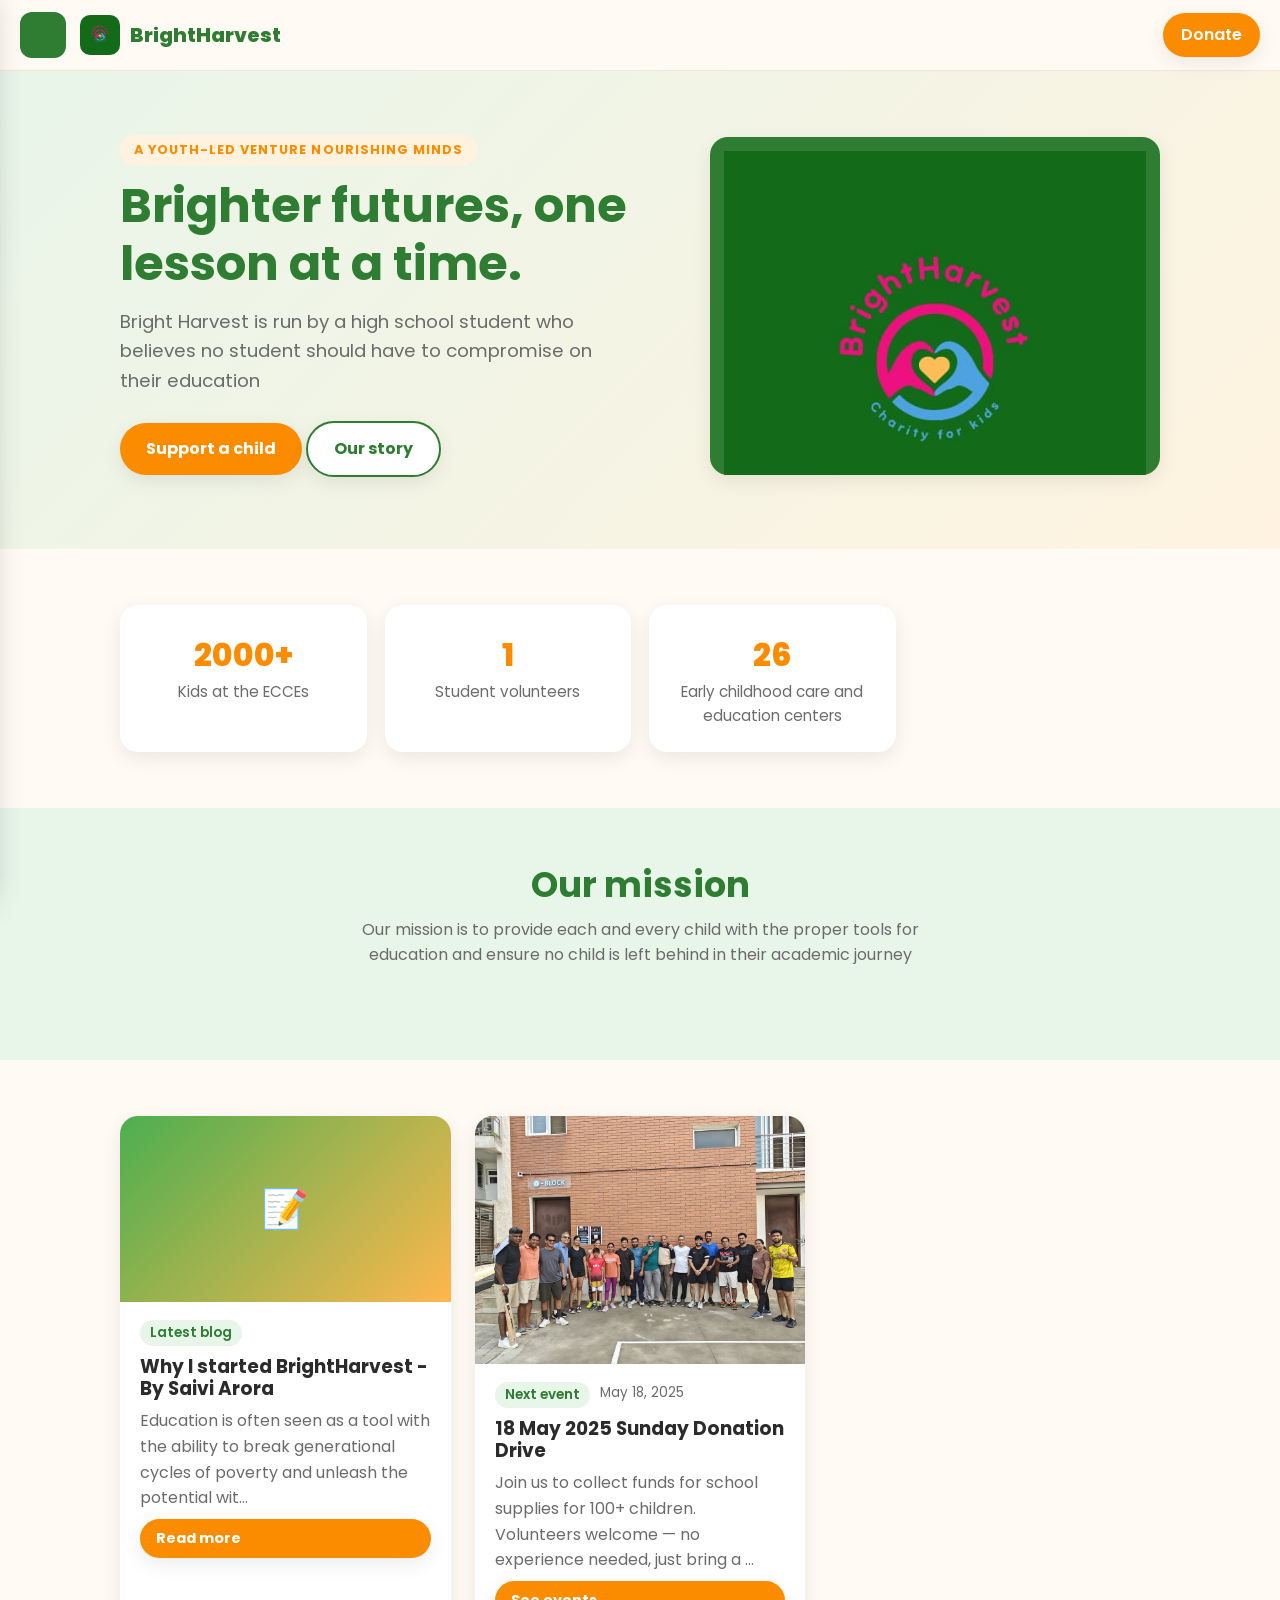
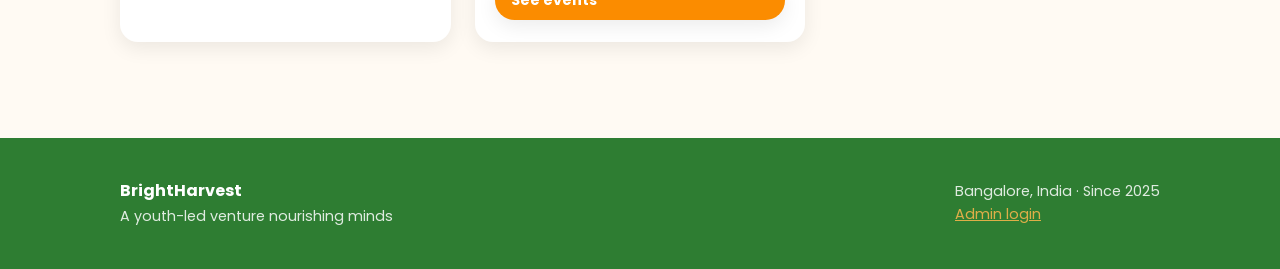
<file: index.html>
<!DOCTYPE html>
<html lang="en">
<head>
  <meta charset="UTF-8">
  <meta name="viewport" content="width=device-width, initial-scale=1.0">
  <title>BrightHarvest — nourishing minds and bodies</title>
  <link rel="preconnect" href="https://fonts.googleapis.com">
  <link href="https://fonts.googleapis.com/css2?family=Poppins:wght@400;600;700;800&display=swap" rel="stylesheet">
  <link rel="stylesheet" href="assets/styles.css">
</head>
<body>
  <header id="site-header"></header>
  <main id="page"></main>
  <footer id="site-footer"></footer>
  <script src="assets/seed-data.js"></script>
  <script src="assets/app.js"></script>
  <script>BH.init(BH.renderHome);</script>
</body>
</html>
</file>
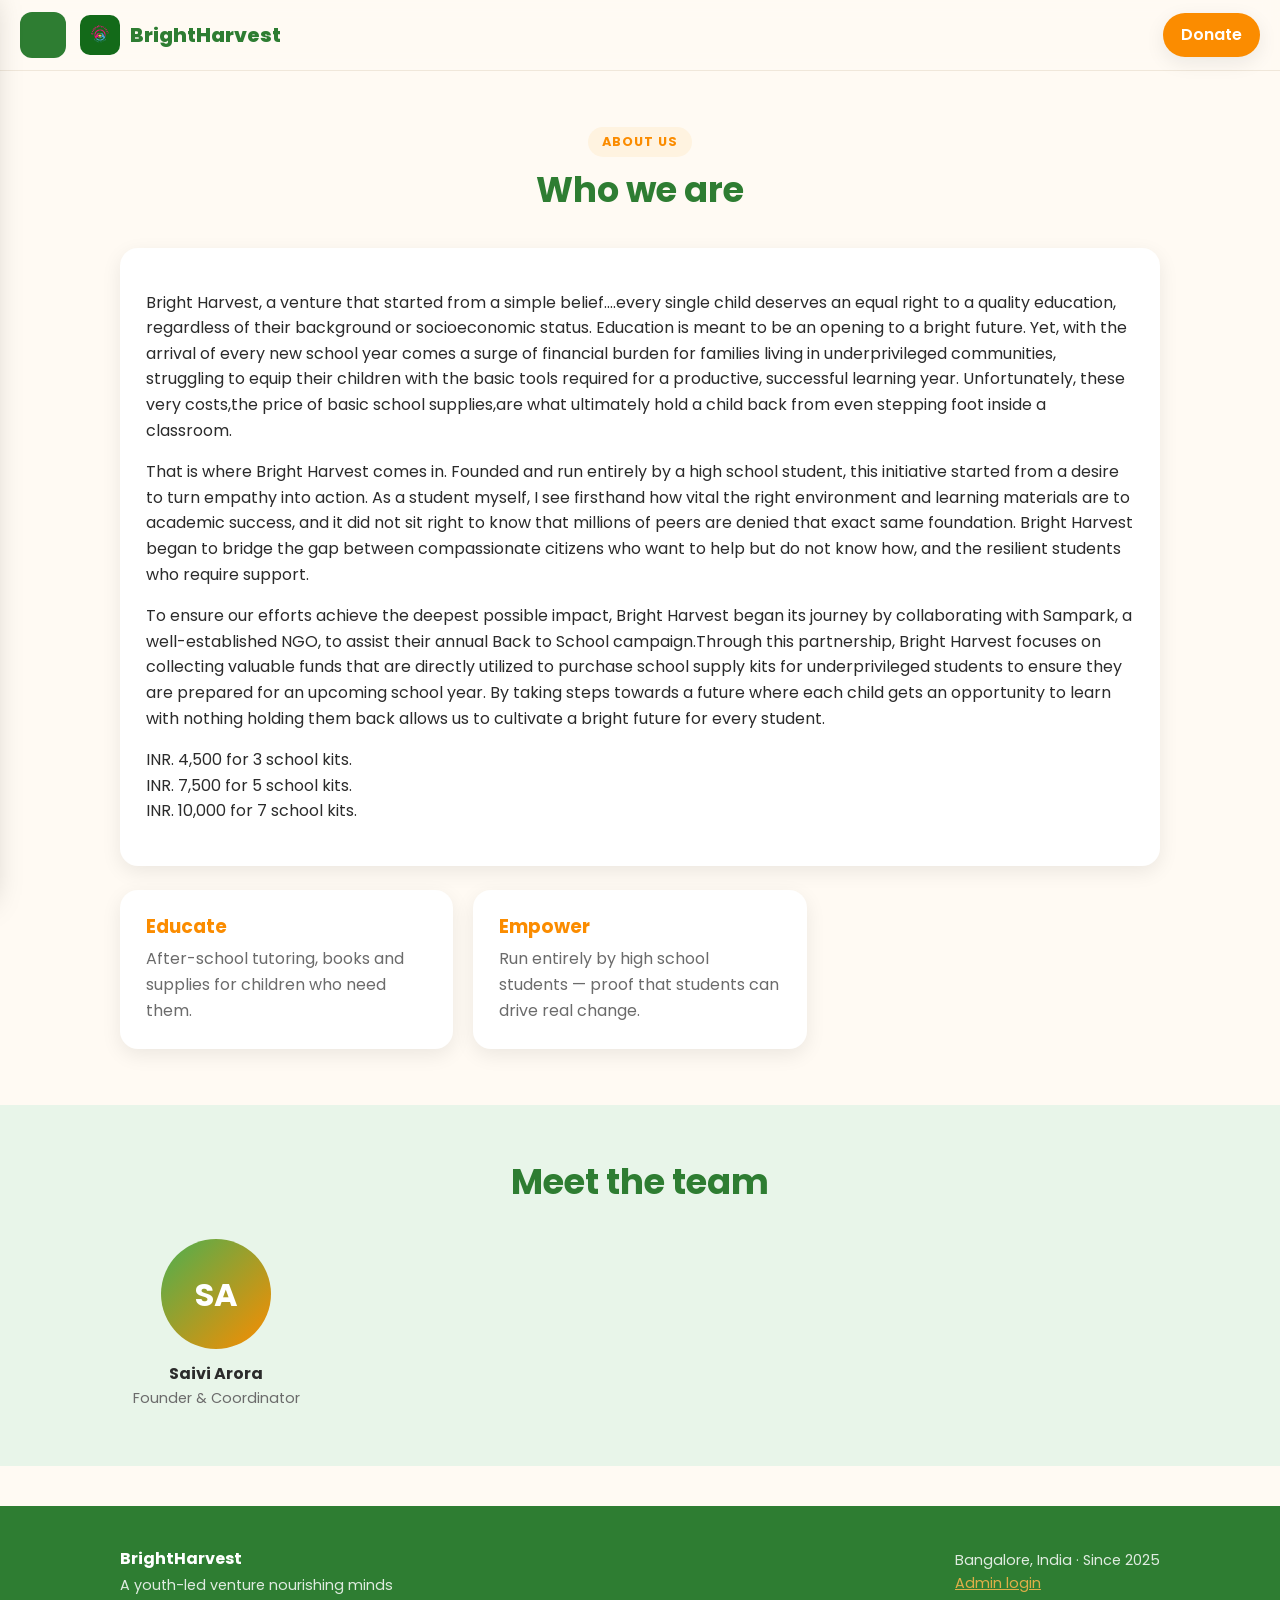
<file: about.html>
<!DOCTYPE html>
<html lang="en">
<head>
  <meta charset="UTF-8">
  <meta name="viewport" content="width=device-width, initial-scale=1.0">
  <title>About Us — BrightHarvest</title>
  <link rel="preconnect" href="https://fonts.googleapis.com">
  <link href="https://fonts.googleapis.com/css2?family=Poppins:wght@400;600;700;800&display=swap" rel="stylesheet">
  <link rel="stylesheet" href="assets/styles.css">
</head>
<body>
  <header id="site-header"></header>
  <main id="page"></main>
  <footer id="site-footer"></footer>
  <script src="assets/seed-data.js"></script>
  <script src="assets/app.js"></script>
  <script>BH.init(BH.renderAbout);</script>
</body>
</html>
</file>
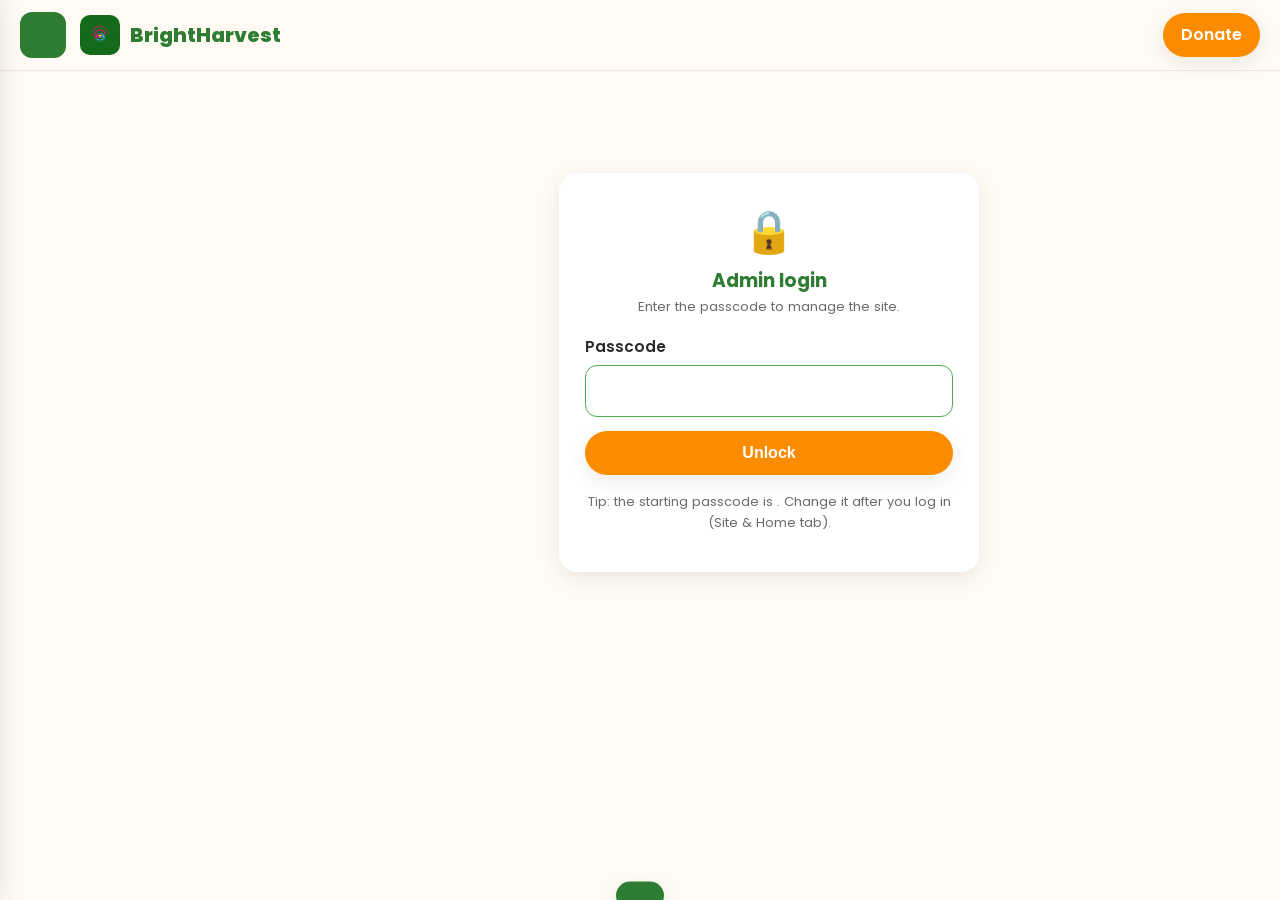
<file: admin.html>
<!DOCTYPE html>
<html lang="en">
<head>
  <meta charset="UTF-8">
  <meta name="viewport" content="width=device-width, initial-scale=1.0">
  <title>Admin — BrightHarvest</title>
  <link rel="preconnect" href="https://fonts.googleapis.com">
  <link href="https://fonts.googleapis.com/css2?family=Poppins:wght@400;600;700;800&display=swap" rel="stylesheet">
  <link rel="stylesheet" href="assets/styles.css">
</head>
<body>
  <header id="site-header"></header>

  <main class="container">
    <div class="admin-wrap">
      <nav class="admin-nav" id="adminNav"></nav>
      <div id="adminBody"></div>
    </div>
  </main>

  <div class="toast" id="toast"></div>

  <script src="assets/seed-data.js"></script>
  <script src="assets/app.js"></script>
  <script src="assets/admin.js"></script>
</body>
</html>
</file>
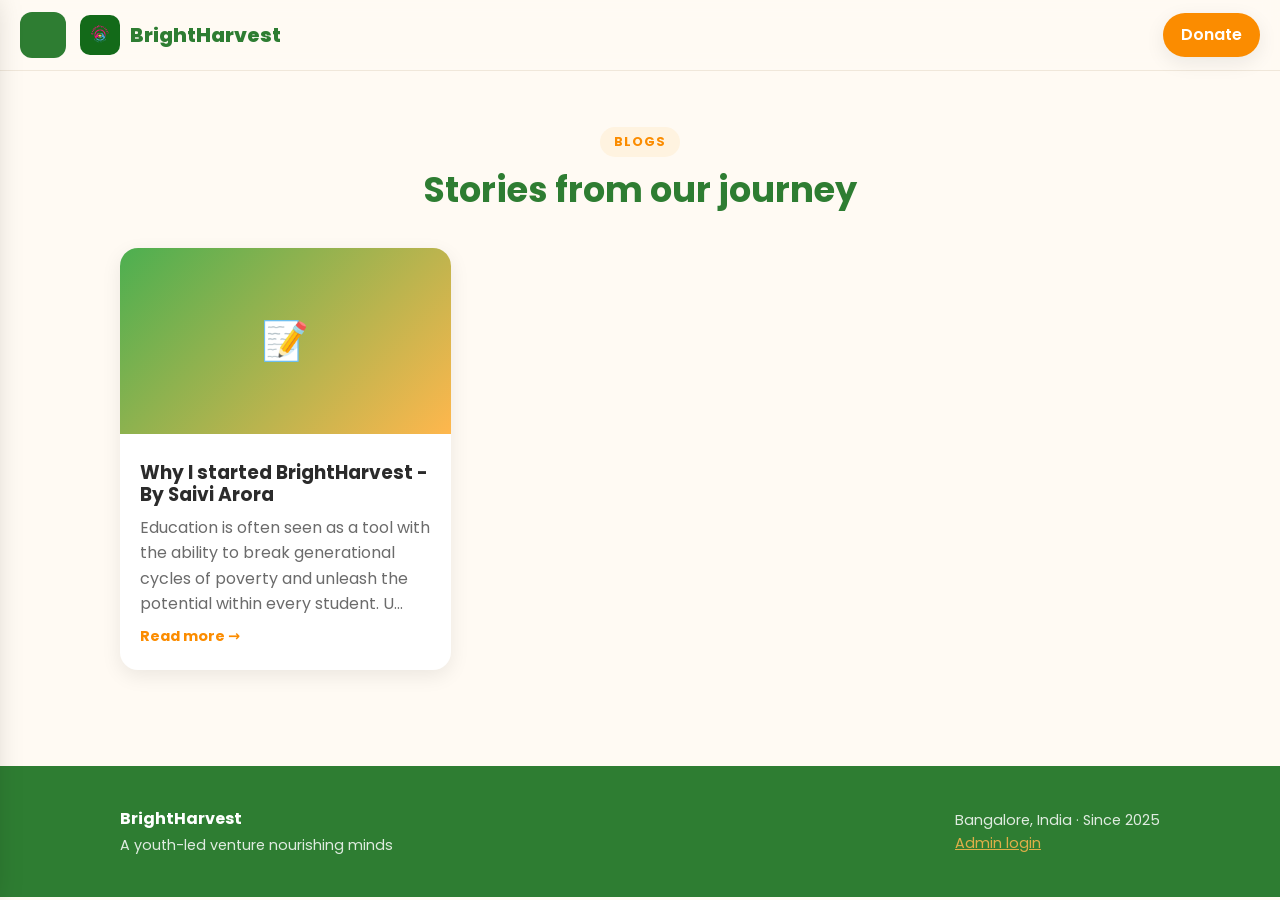
<file: blogs.html>
<!DOCTYPE html>
<html lang="en">
<head>
  <meta charset="UTF-8">
  <meta name="viewport" content="width=device-width, initial-scale=1.0">
  <title>Blogs — BrightHarvest</title>
  <link rel="preconnect" href="https://fonts.googleapis.com">
  <link href="https://fonts.googleapis.com/css2?family=Poppins:wght@400;600;700;800&display=swap" rel="stylesheet">
  <link rel="stylesheet" href="assets/styles.css">
</head>
<body>
  <header id="site-header"></header>
  <main id="page"></main>
  <footer id="site-footer"></footer>
  <script src="assets/seed-data.js"></script>
  <script src="assets/app.js"></script>
  <script>BH.init(BH.renderBlogs);</script>
</body>
</html>
</file>
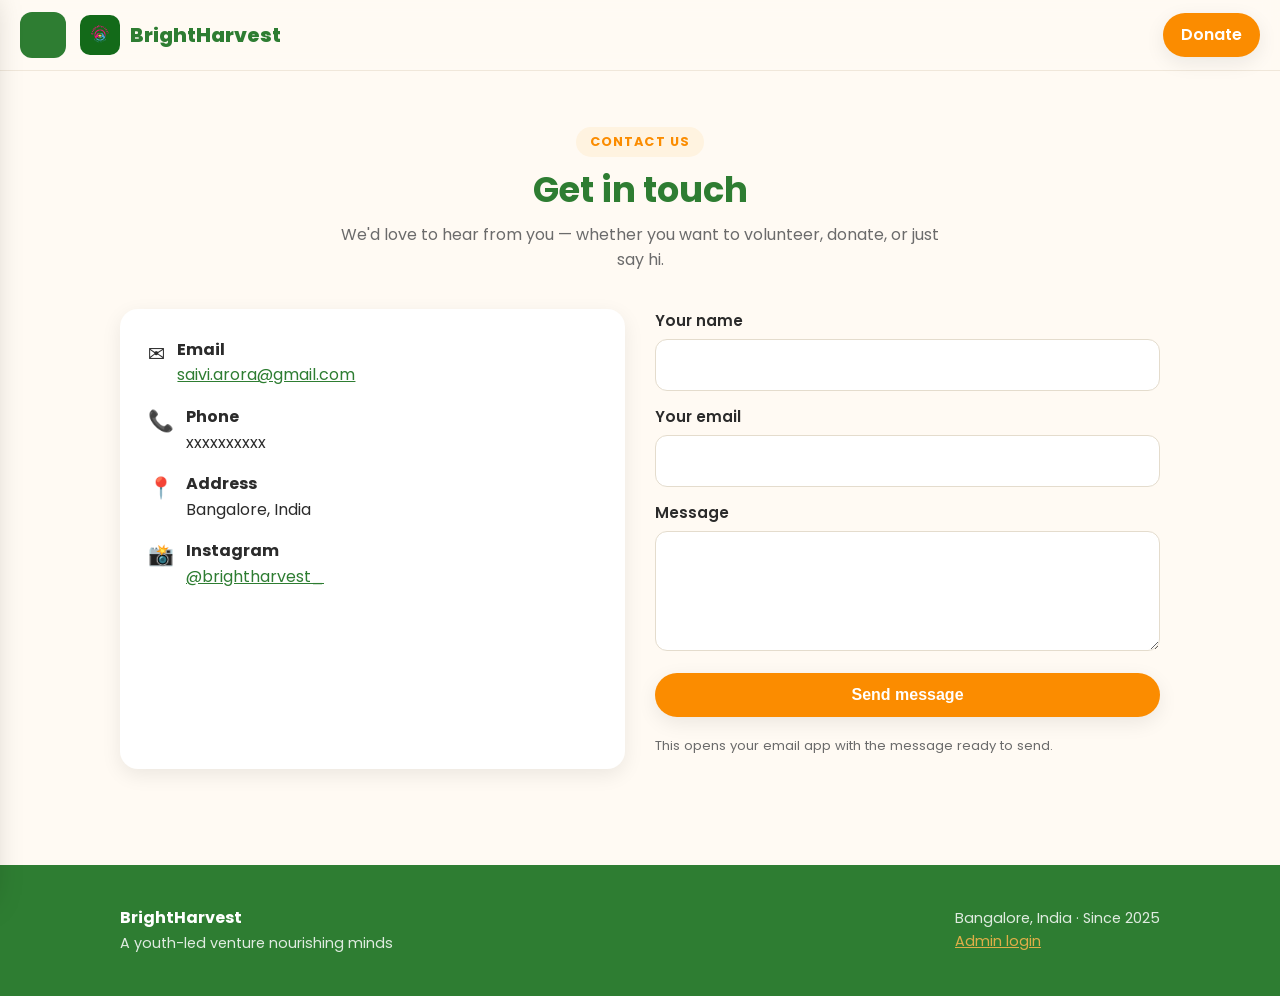
<file: contact.html>
<!DOCTYPE html>
<html lang="en">
<head>
  <meta charset="UTF-8">
  <meta name="viewport" content="width=device-width, initial-scale=1.0">
  <title>Contact Us — BrightHarvest</title>
  <link rel="preconnect" href="https://fonts.googleapis.com">
  <link href="https://fonts.googleapis.com/css2?family=Poppins:wght@400;600;700;800&display=swap" rel="stylesheet">
  <link rel="stylesheet" href="assets/styles.css">
</head>
<body>
  <header id="site-header"></header>
  <main id="page"></main>
  <footer id="site-footer"></footer>
  <script src="assets/seed-data.js"></script>
  <script src="assets/app.js"></script>
  <script>BH.init(BH.renderContact);</script>
</body>
</html>
</file>
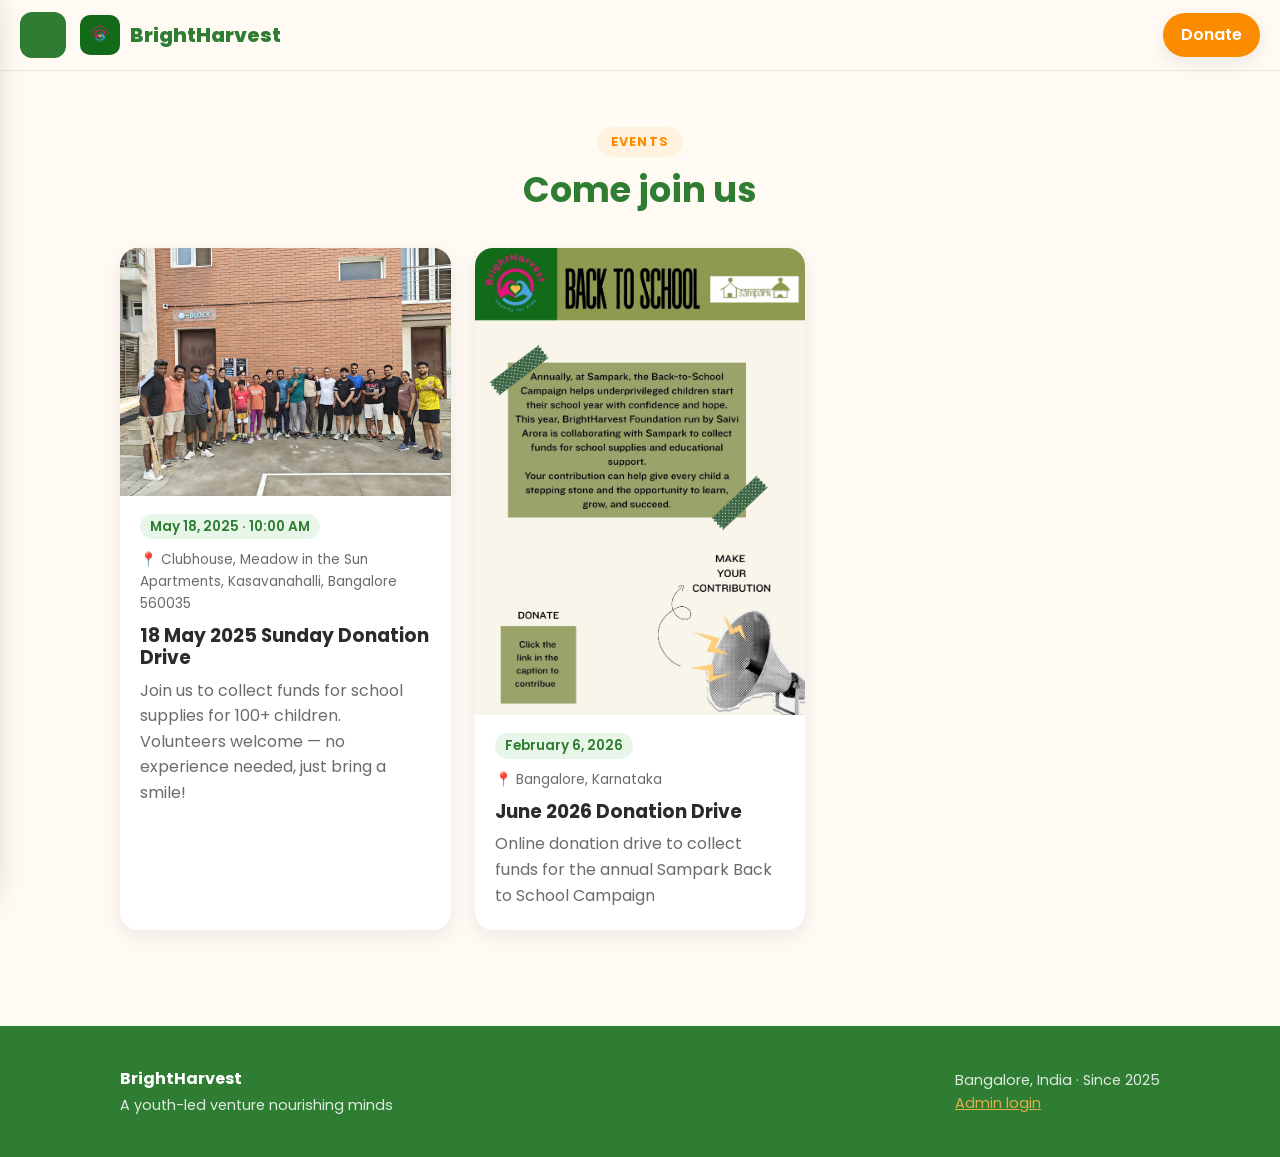
<file: events.html>
<!DOCTYPE html>
<html lang="en">
<head>
  <meta charset="UTF-8">
  <meta name="viewport" content="width=device-width, initial-scale=1.0">
  <title>Events — BrightHarvest</title>
  <link rel="preconnect" href="https://fonts.googleapis.com">
  <link href="https://fonts.googleapis.com/css2?family=Poppins:wght@400;600;700;800&display=swap" rel="stylesheet">
  <link rel="stylesheet" href="assets/styles.css">
</head>
<body>
  <header id="site-header"></header>
  <main id="page"></main>
  <footer id="site-footer"></footer>
  <script src="assets/seed-data.js"></script>
  <script src="assets/app.js"></script>
  <script>BH.init(BH.renderEvents);</script>
</body>
</html>
</file>
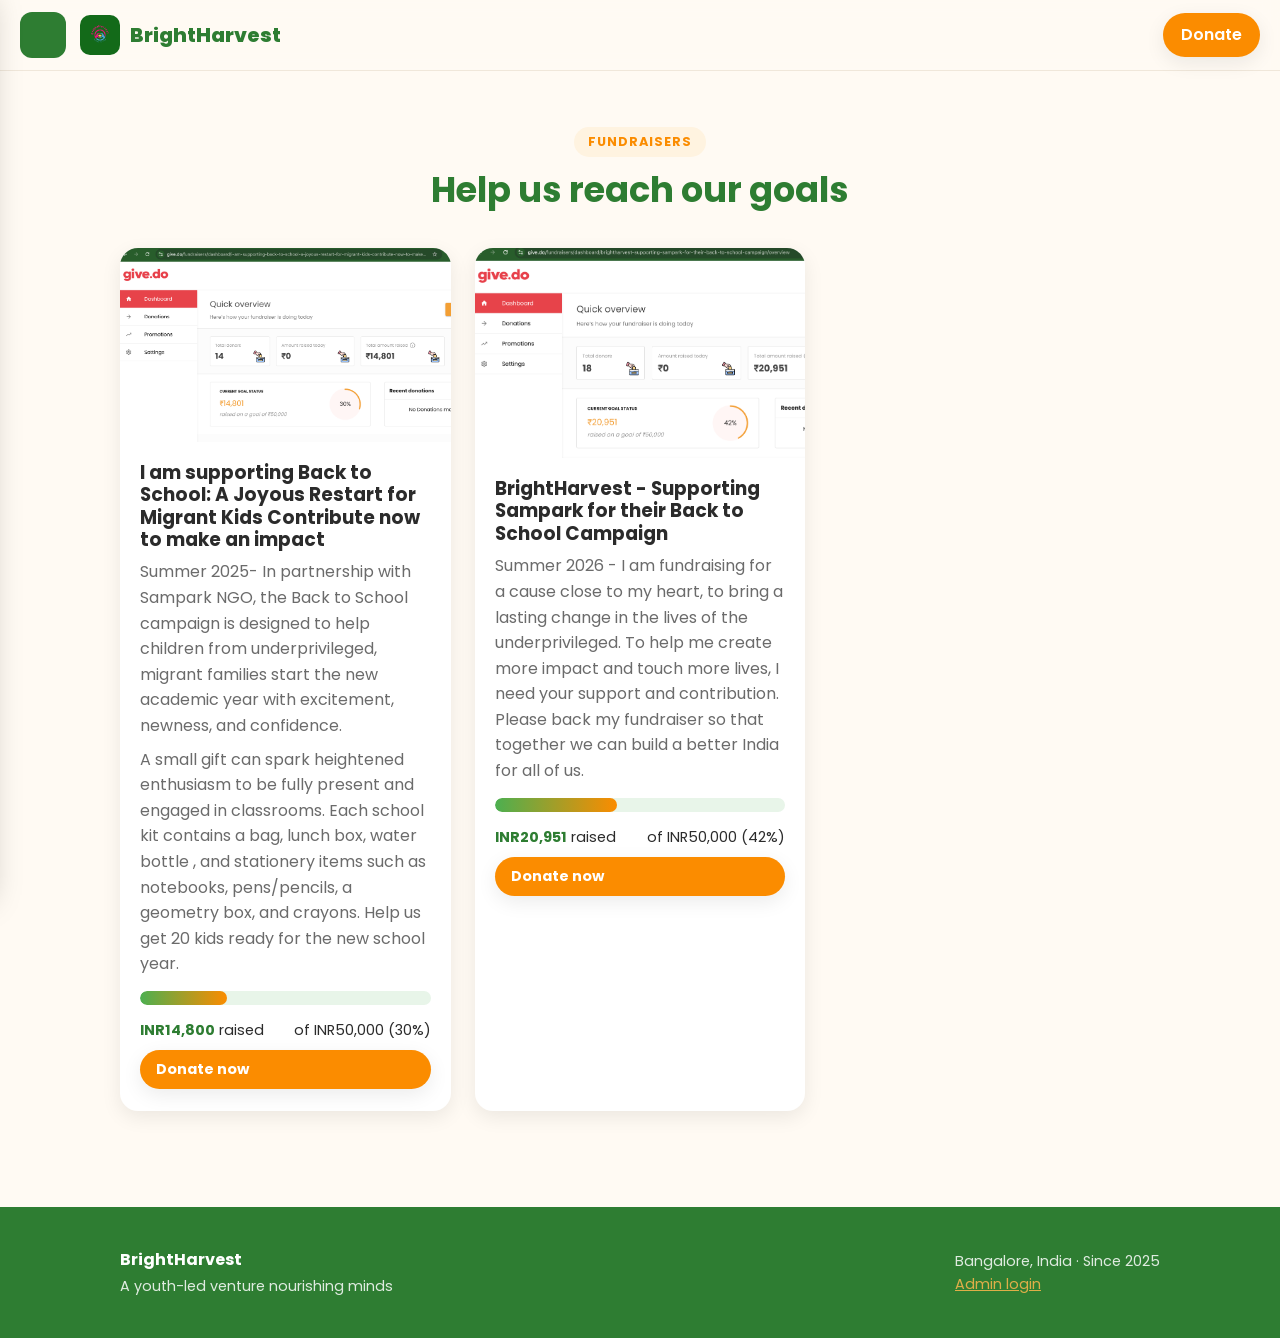
<file: fundraisers.html>
<!DOCTYPE html>
<html lang="en">
<head>
  <meta charset="UTF-8">
  <meta name="viewport" content="width=device-width, initial-scale=1.0">
  <title>Fundraisers — BrightHarvest</title>
  <link rel="preconnect" href="https://fonts.googleapis.com">
  <link href="https://fonts.googleapis.com/css2?family=Poppins:wght@400;600;700;800&display=swap" rel="stylesheet">
  <link rel="stylesheet" href="assets/styles.css">
</head>
<body>
  <header id="site-header"></header>
  <main id="page"></main>
  <footer id="site-footer"></footer>
  <script src="assets/seed-data.js"></script>
  <script src="assets/app.js"></script>
  <script>BH.init(BH.renderFundraisers);</script>
</body>
</html>
</file>
<file: assets/styles.css>
/* =====================================================================
   BrightHarvest — styles  (warm & friendly theme)
   ===================================================================== */

:root {
  --green:        #2e7d32;
  --green-light:  #4caf50;
  --green-soft:   #e8f5e9;
  --orange:       #fb8c00;
  --orange-light: #ffb74d;
  --orange-soft:  #fff3e0;
  --cream:        #fffaf3;
  --ink:          #2b2b2b;
  --muted:        #6b6b6b;
  --card:         #ffffff;
  --shadow:       0 6px 20px rgba(0, 0, 0, 0.08);
  --radius:       18px;
  --maxw:         1080px;
}

* { box-sizing: border-box; }

html { scroll-behavior: smooth; }

body {
  margin: 0;
  font-family: "Poppins", "Segoe UI", system-ui, -apple-system, sans-serif;
  color: var(--ink);
  background: var(--cream);
  line-height: 1.6;
}

h1, h2, h3 { line-height: 1.2; font-weight: 700; }
h1 { font-size: clamp(1.9rem, 4vw, 3rem); }
h2 { font-size: clamp(1.5rem, 3vw, 2.2rem); }
a { color: var(--green); }
img { max-width: 100%; display: block; }

.container { max-width: var(--maxw); margin: 0 auto; padding: 0 20px; }

/* ---------- Top bar + burger ---------- */
.topbar {
  position: sticky; top: 0; z-index: 50;
  display: flex; align-items: center; gap: 14px;
  padding: 12px 20px;
  background: rgba(255, 250, 243, 0.92);
  backdrop-filter: blur(8px);
  border-bottom: 1px solid #f0e7da;
}
.burger {
  display: inline-flex; flex-direction: column; justify-content: center;
  gap: 5px; width: 46px; height: 46px;
  border: none; border-radius: 12px; cursor: pointer;
  background: var(--green); padding: 0 11px;
  transition: background .2s;
}
.burger:hover { background: var(--green-light); }
.burger span { display: block; height: 3px; border-radius: 3px; background: #fff; transition: .25s; }
.brand {
  display: flex; align-items: center; gap: 10px;
  font-weight: 800; font-size: 1.25rem; color: var(--green);
  text-decoration: none;
}
.brand .logo {
  width: 40px; height: 40px; border-radius: 10px;
  object-fit: cover; flex-shrink: 0; background: var(--green);
}
.topbar .spacer { flex: 1; }
.topbar .cta {
  background: var(--orange); color: #fff; text-decoration: none;
  padding: 9px 18px; border-radius: 999px; font-weight: 600;
  box-shadow: var(--shadow); transition: transform .15s;
}
.topbar .cta:hover { transform: translateY(-2px); }

/* ---------- Left drawer menu ---------- */
.drawer {
  position: fixed; top: 0; left: 0; bottom: 0; z-index: 100;
  width: 300px; max-width: 84vw;
  background: var(--green);
  color: #fff; padding: 26px 22px;
  transform: translateX(-105%);
  transition: transform .3s ease;
  display: flex; flex-direction: column;
  box-shadow: 4px 0 30px rgba(0,0,0,.25);
}
.drawer.open { transform: translateX(0); }
.drawer .drawer-head { display: flex; align-items: center; justify-content: space-between; margin-bottom: 18px; }
.drawer .drawer-title { font-weight: 800; font-size: 1.3rem; display: flex; align-items: center; gap: 10px; }
.drawer .drawer-title .logo {
  width: 38px; height: 38px; border-radius: 9px; object-fit: cover;
  flex-shrink: 0; background: rgba(255,255,255,.12);
}
.drawer .close {
  background: rgba(255,255,255,.15); border: none; color: #fff;
  width: 38px; height: 38px; border-radius: 10px; font-size: 1.3rem; cursor: pointer;
}
.drawer .close:hover { background: rgba(255,255,255,.28); }
.drawer nav { display: flex; flex-direction: column; gap: 4px; margin-top: 8px; }
.drawer nav a {
  color: #fff; text-decoration: none; font-weight: 600;
  padding: 13px 16px; border-radius: 12px; display: flex; align-items: center; gap: 12px;
  transition: background .15s;
}
.drawer nav a:hover { background: rgba(255,255,255,.14); }
.drawer nav a.active { background: var(--orange); }
.drawer nav a .ic { font-size: 1.15rem; }
.drawer .drawer-foot { margin-top: auto; font-size: .85rem; opacity: .8; }
.drawer .drawer-foot a { color: var(--orange-light); }

.scrim {
  position: fixed; inset: 0; z-index: 90;
  background: rgba(0,0,0,.45); opacity: 0; pointer-events: none;
  transition: opacity .3s;
}
.scrim.show { opacity: 1; pointer-events: auto; }

/* ---------- Hero ---------- */
.hero {
  background: linear-gradient(135deg, var(--green-soft), var(--orange-soft));
  padding: 64px 0 72px;
}
.hero .container { display: grid; grid-template-columns: 1.1fr .9fr; gap: 40px; align-items: center; }
.hero h1 { margin: 0 0 14px; color: var(--green); }
.hero p { font-size: 1.15rem; color: var(--muted); margin: 0 0 26px; max-width: 46ch; }
.hero-art {
  aspect-ratio: 4/3; border-radius: var(--radius); overflow: hidden;
  background: linear-gradient(135deg, var(--green-light), var(--orange));
  box-shadow: var(--shadow); display: grid; place-items: center;
  color: #fff; font-size: 4rem;
}
.hero-art img { width: 100%; height: 100%; object-fit: cover; }
.hero-art.logo-hero { background: var(--green); }
.hero-art.logo-hero img { object-fit: contain; padding: 14px; }

.btn {
  display: inline-block; background: var(--orange); color: #fff;
  text-decoration: none; padding: 13px 26px; border-radius: 999px;
  font-weight: 700; box-shadow: var(--shadow); border: none; cursor: pointer;
  font-size: 1rem; transition: transform .15s;
}
.btn:hover { transform: translateY(-2px); }
.btn.ghost { background: #fff; color: var(--green); border: 2px solid var(--green); }
.btn.small { padding: 8px 16px; font-size: .9rem; }
.btn.danger { background: #e53935; }

/* ---------- Sections ---------- */
section.block { padding: 56px 0; }
.section-head { text-align: center; max-width: 60ch; margin: 0 auto 36px; }
.section-head h2 { color: var(--green); margin: 0 0 10px; }
.section-head p { color: var(--muted); margin: 0; }
.eyebrow {
  display: inline-block; background: var(--orange-soft); color: var(--orange);
  font-weight: 700; font-size: .8rem; letter-spacing: .08em; text-transform: uppercase;
  padding: 5px 14px; border-radius: 999px; margin-bottom: 12px;
}

/* ---------- Stats ---------- */
.stats { display: grid; grid-template-columns: repeat(4, 1fr); gap: 18px; }
.stat {
  background: var(--card); border-radius: var(--radius); padding: 24px;
  text-align: center; box-shadow: var(--shadow);
}
.stat .num { font-size: 2rem; font-weight: 800; color: var(--orange); }
.stat .lbl { color: var(--muted); font-size: .95rem; }

/* ---------- Cards / grid ---------- */
.grid { display: grid; grid-template-columns: repeat(auto-fill, minmax(290px, 1fr)); gap: 24px; }
.card {
  background: var(--card); border-radius: var(--radius); overflow: hidden;
  box-shadow: var(--shadow); display: flex; flex-direction: column;
  transition: transform .15s;
}
.card:hover { transform: translateY(-4px); }
.card .thumb {
  aspect-ratio: 16/9; background: linear-gradient(135deg, var(--green-light), var(--orange-light));
  display: grid; place-items: center; color: #fff; font-size: 2.4rem;
}
.card .thumb img { width: 100%; height: 100%; object-fit: cover; }
.card .body { padding: 18px 20px 22px; display: flex; flex-direction: column; gap: 8px; flex: 1; }
.card .meta { font-size: .85rem; color: var(--muted); display: flex; flex-wrap: wrap; gap: 10px; }
.card .meta .tag { background: var(--green-soft); color: var(--green); padding: 2px 10px; border-radius: 999px; font-weight: 600; }
.card h3 { margin: 2px 0 0; }
.card p { margin: 0; color: var(--muted); }

/* ---------- Clickable blog cards + expanded-post modal ---------- */
.blog-card { cursor: pointer; }
.blog-card:focus-visible { outline: 3px solid var(--orange); outline-offset: 2px; }
.blog-card .read-more { color: var(--orange); font-weight: 700; font-size: .9rem; margin-top: auto; }

.modal-overlay {
  position: fixed; inset: 0; z-index: 150;
  background: rgba(0,0,0,.55);
  display: flex; align-items: center; justify-content: center;
  padding: 24px;
  opacity: 0; pointer-events: none;
  transition: opacity .25s;
}
.modal-overlay.open { opacity: 1; pointer-events: auto; }
.modal-box {
  background: var(--card); border-radius: var(--radius); box-shadow: var(--shadow);
  max-width: 680px; width: 100%; max-height: 85vh; overflow-y: auto;
  position: relative;
  transform: translateY(16px) scale(.98);
  transition: transform .25s;
}
.modal-overlay.open .modal-box { transform: translateY(0) scale(1); }
.modal-close {
  position: absolute; top: 14px; right: 14px; z-index: 2;
  width: 38px; height: 38px; border-radius: 10px; border: none; cursor: pointer;
  background: rgba(0,0,0,.45); color: #fff; font-size: 1.3rem; line-height: 1;
}
.modal-close:hover { background: rgba(0,0,0,.65); }
.modal-thumb { aspect-ratio: 16/9; background: linear-gradient(135deg, var(--green-light), var(--orange-light)); }
.modal-thumb img { width: 100%; height: 100%; object-fit: cover; }
.modal-content { padding: 26px 28px 32px; }
.modal-content .meta { font-size: .85rem; color: var(--muted); display: flex; flex-wrap: wrap; gap: 10px; margin-bottom: 8px; }
.modal-content .meta .tag { background: var(--green-soft); color: var(--green); padding: 2px 10px; border-radius: 999px; font-weight: 600; }
.modal-content h2 { color: var(--green); margin: 0 0 16px; }
.modal-body p { color: var(--ink); }

/* values + team */
.values { display: grid; grid-template-columns: repeat(3, 1fr); gap: 20px; }
.value { background: var(--card); border-radius: var(--radius); padding: 26px; box-shadow: var(--shadow); }
.value h3 { color: var(--orange); margin: 0 0 8px; }
.value p { margin: 0; color: var(--muted); }
.team { display: grid; grid-template-columns: repeat(auto-fill, minmax(180px,1fr)); gap: 20px; }
.member { text-align: center; }
.member .avatar {
  width: 110px; height: 110px; border-radius: 50%; margin: 0 auto 12px;
  background: linear-gradient(135deg, var(--green-light), var(--orange));
  display: grid; place-items: center; color: #fff; font-size: 2rem; font-weight: 700; overflow: hidden;
}
.member .avatar img { width: 100%; height: 100%; object-fit: cover; }
.member .name { font-weight: 700; }
.member .role { color: var(--muted); font-size: .9rem; }

/* fundraiser progress */
.progress { background: var(--green-soft); border-radius: 999px; height: 14px; overflow: hidden; margin: 6px 0; }
.progress > div { height: 100%; background: linear-gradient(90deg, var(--green-light), var(--orange)); border-radius: 999px; }
.fund-figures { display: flex; justify-content: space-between; font-size: .9rem; }
.fund-figures b { color: var(--green); }

/* ---------- Contact ---------- */
.contact-grid { display: grid; grid-template-columns: 1fr 1fr; gap: 30px; }
.contact-info { background: var(--card); border-radius: var(--radius); padding: 28px; box-shadow: var(--shadow); }
.contact-info .row { display: flex; gap: 12px; align-items: flex-start; margin-bottom: 16px; }
.contact-info .ic { font-size: 1.3rem; }
form.bh-form { display: flex; flex-direction: column; gap: 14px; }
.field label { display: block; font-weight: 600; margin-bottom: 6px; font-size: .95rem; }
.field input, .field textarea, .field select {
  width: 100%; padding: 12px 14px; border: 1.5px solid #e4dccd; border-radius: 12px;
  font: inherit; background: #fff; color: var(--ink);
}
.field input:focus, .field textarea:focus, .field select:focus { outline: none; border-color: var(--green-light); }
.field textarea { min-height: 120px; resize: vertical; }
.hint { font-size: .82rem; color: var(--muted); margin-top: 4px; }

/* ---------- Empty state ---------- */
.empty {
  text-align: center; padding: 50px 20px; color: var(--muted);
  background: var(--card); border-radius: var(--radius); border: 2px dashed #e4dccd;
}

/* ---------- Footer ---------- */
.footer { background: var(--green); color: #fff; padding: 40px 0; margin-top: 40px; }
.footer .container { display: flex; flex-wrap: wrap; gap: 20px; justify-content: space-between; align-items: center; }
.footer a { color: var(--orange-light); }
.footer .small { opacity: .85; font-size: .9rem; }

/* =====================================================================
   ADMIN panel
   ===================================================================== */
.admin-wrap { display: grid; grid-template-columns: 230px 1fr; gap: 28px; padding: 30px 0; }
.admin-nav { position: sticky; top: 90px; align-self: start; display: flex; flex-direction: column; gap: 6px; }
.admin-nav button {
  text-align: left; background: var(--card); border: 1.5px solid #eee; cursor: pointer;
  padding: 12px 16px; border-radius: 12px; font: inherit; font-weight: 600; color: var(--ink);
}
.admin-nav button.active { background: var(--green); color: #fff; border-color: var(--green); }
.admin-panel { display: none; }
.admin-panel.active { display: block; }
.admin-card { background: var(--card); border-radius: var(--radius); box-shadow: var(--shadow); padding: 26px; margin-bottom: 24px; }
.admin-card h3 { margin-top: 0; color: var(--green); }
.entry-row {
  display: flex; gap: 12px; align-items: center; justify-content: space-between;
  padding: 12px 14px; border: 1.5px solid #eee; border-radius: 12px; margin-bottom: 10px;
}
.entry-row .info { min-width: 0; }
.entry-row .info b { display: block; }
.entry-row .info small { color: var(--muted); }
.entry-row .actions { display: flex; gap: 8px; flex-shrink: 0; }
.banner {
  background: var(--orange-soft); border: 1.5px solid var(--orange-light); color: #8a5200;
  padding: 14px 18px; border-radius: 12px; margin-bottom: 20px;
}
.toast {
  position: fixed; bottom: 24px; left: 50%; transform: translateX(-50%) translateY(120%);
  background: var(--green); color: #fff; padding: 14px 24px; border-radius: 999px;
  box-shadow: var(--shadow); z-index: 200; transition: transform .3s; font-weight: 600;
}
.toast.show { transform: translateX(-50%) translateY(0); }
.row-2 { display: grid; grid-template-columns: 1fr 1fr; gap: 14px; }
.img-preview { width: 90px; height: 60px; object-fit: cover; border-radius: 8px; background: var(--green-soft); }
.lock-card { max-width: 420px; margin: 8vh auto 0; text-align: center; }
.lock-card .btn { width: 100%; }

/* ---------- Responsive ---------- */
@media (max-width: 820px) {
  .hero .container { grid-template-columns: 1fr; }
  .hero-art { order: -1; }
  .stats { grid-template-columns: repeat(2, 1fr); }
  .values { grid-template-columns: 1fr; }
  .contact-grid { grid-template-columns: 1fr; }
  .admin-wrap { grid-template-columns: 1fr; }
  .admin-nav { position: static; flex-direction: row; flex-wrap: wrap; }
  .topbar .cta { display: none; }
  .row-2 { grid-template-columns: 1fr; }
}
</file>
